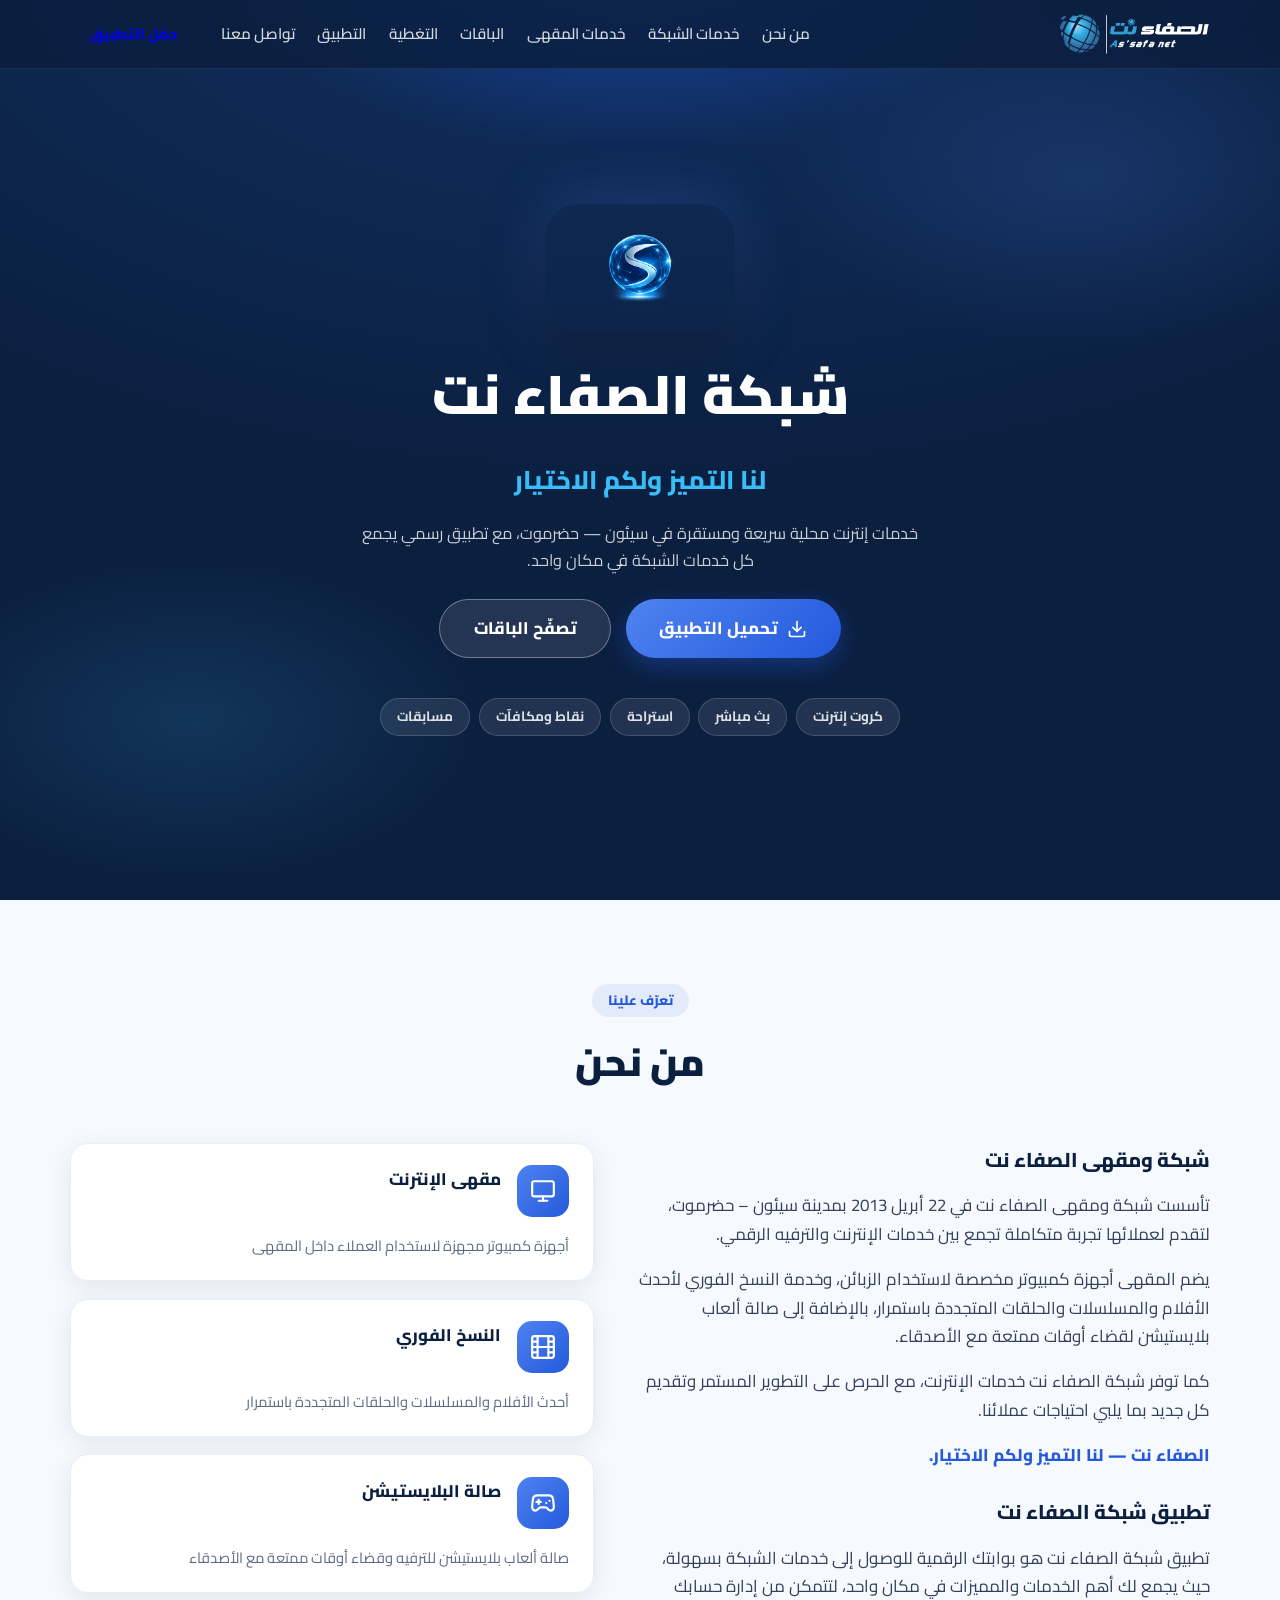
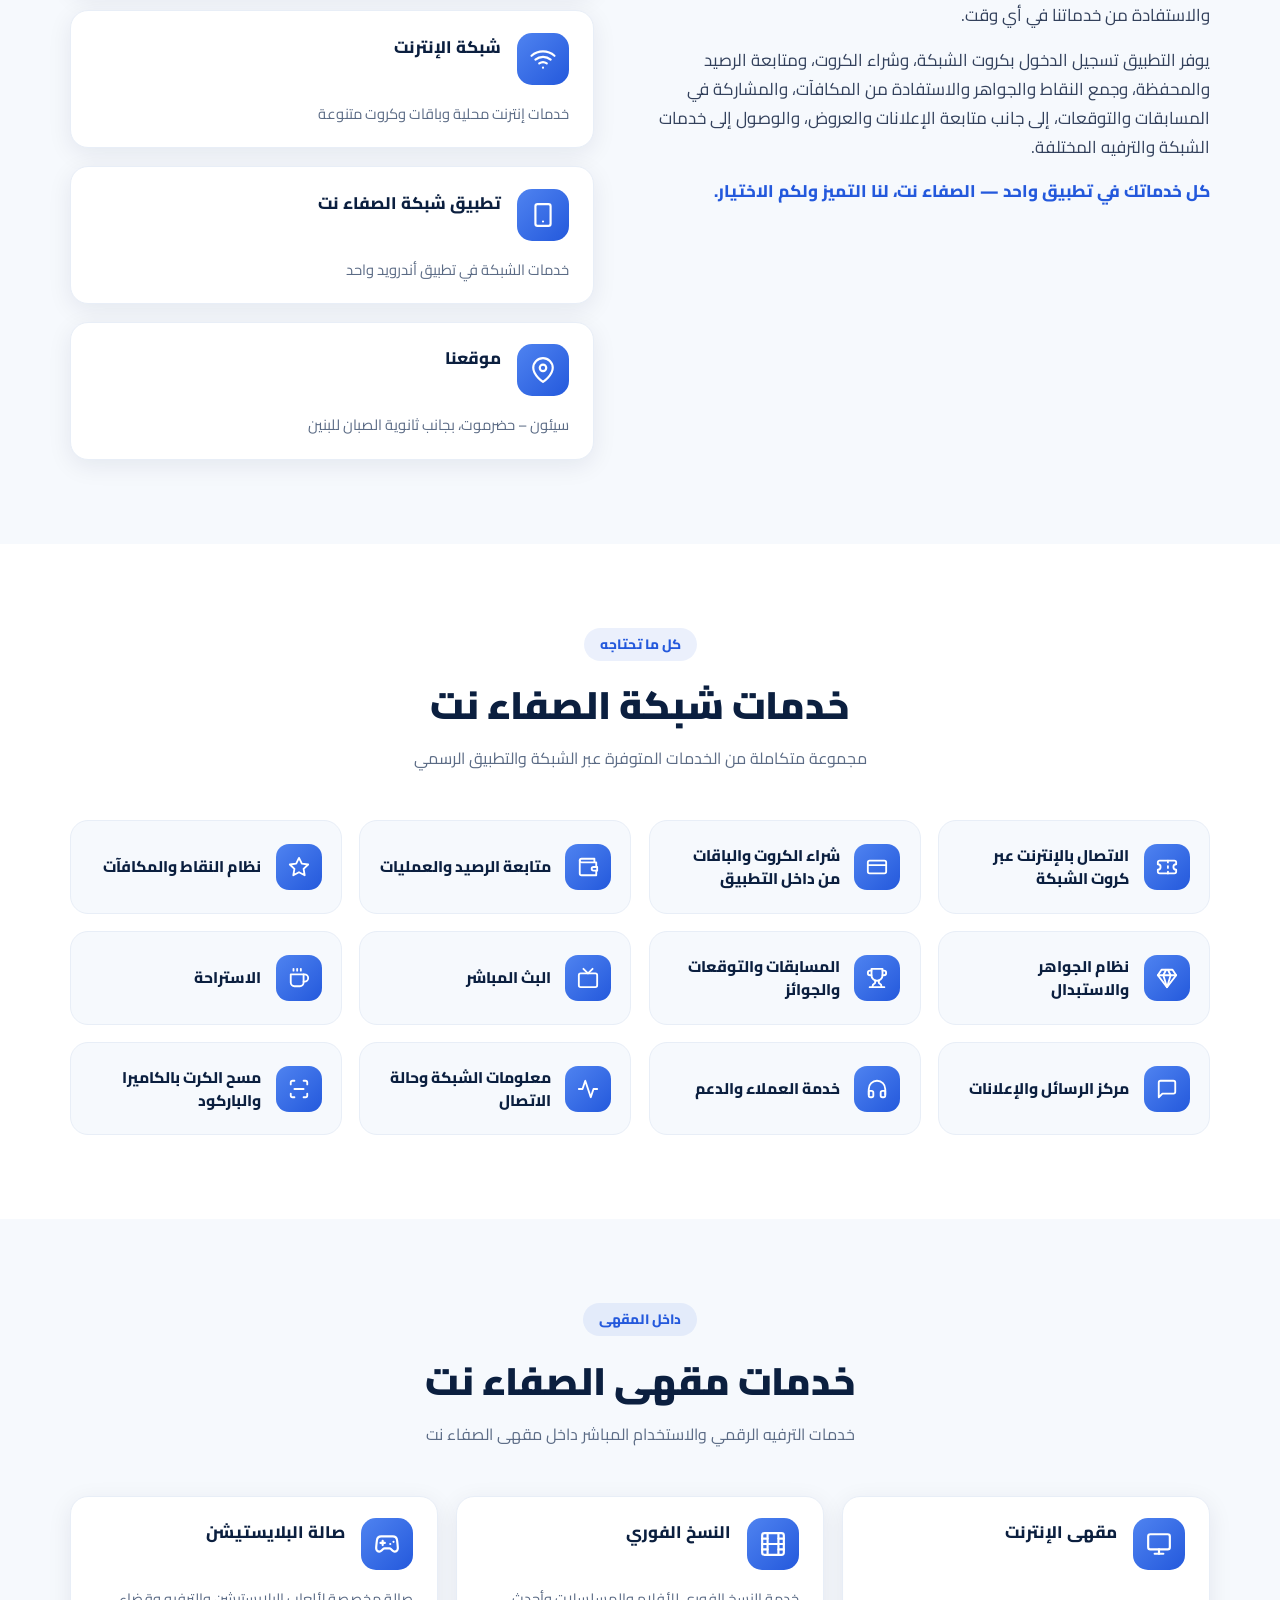
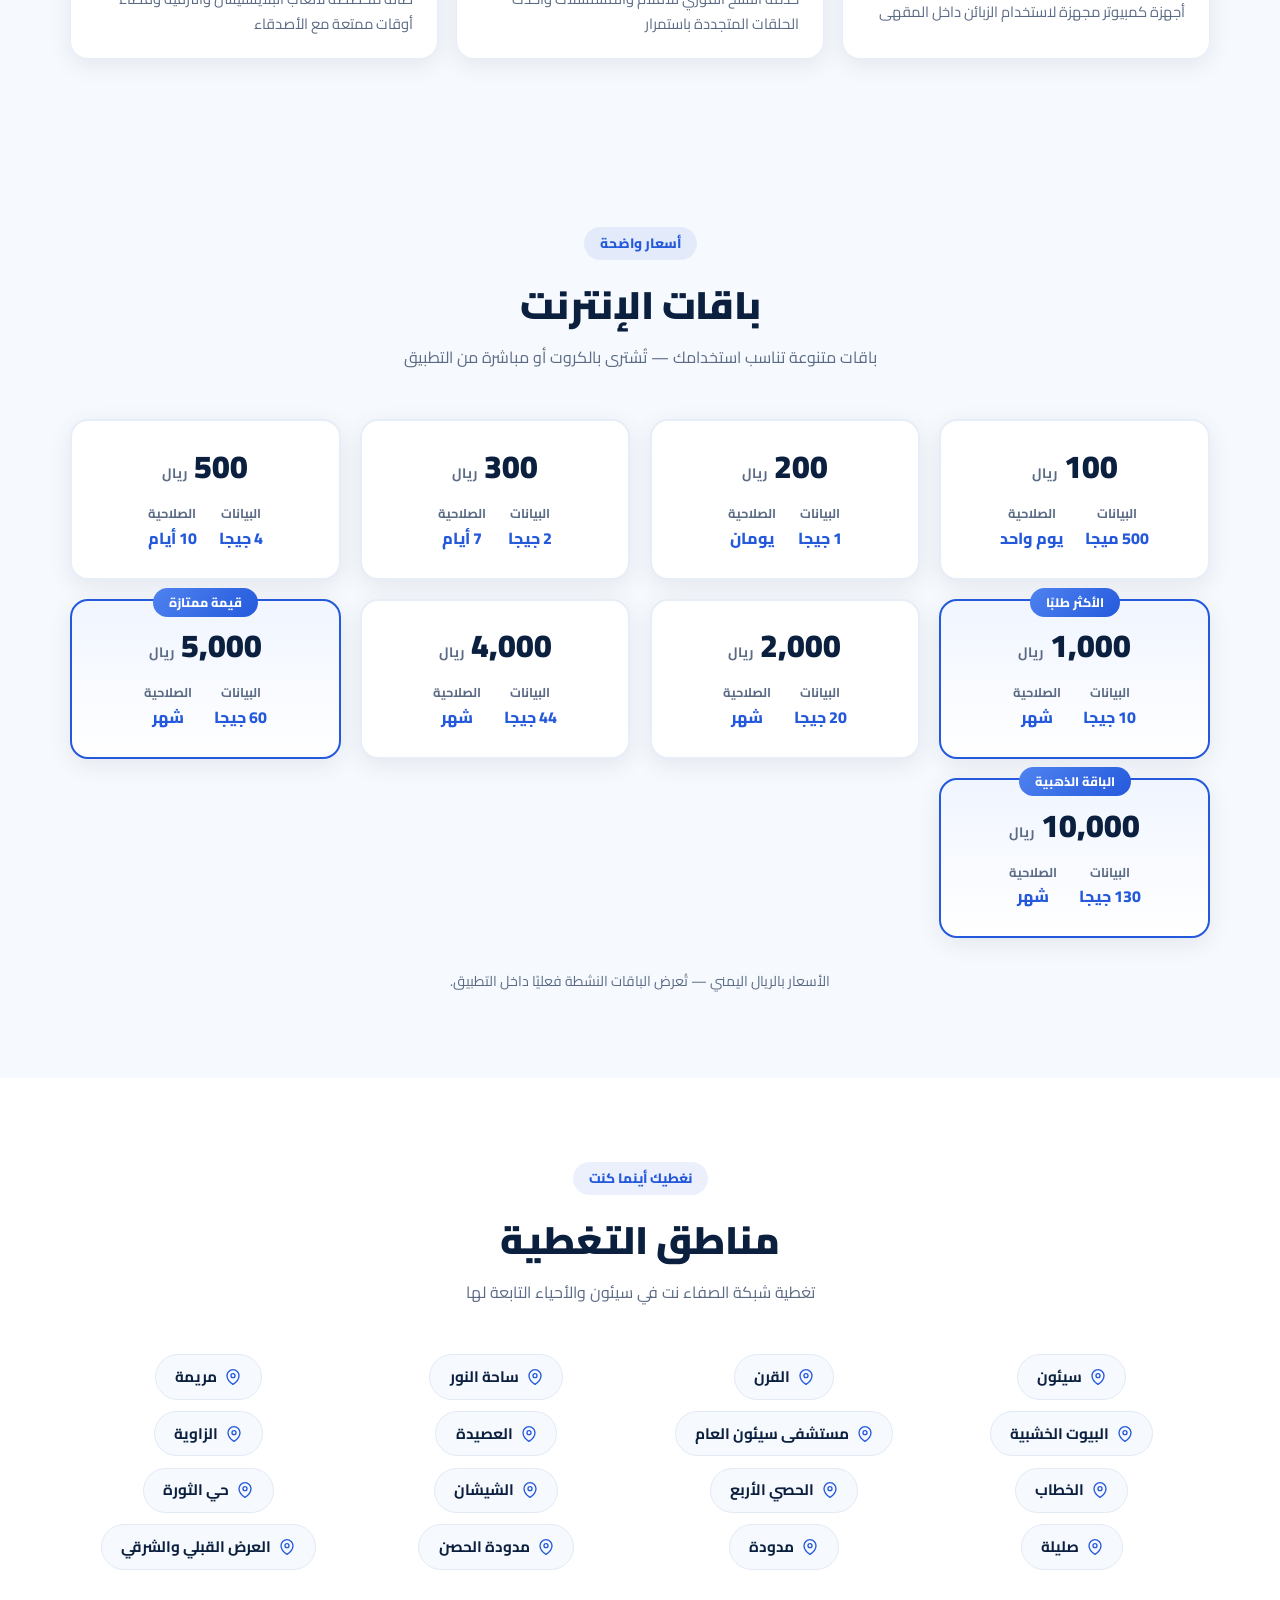
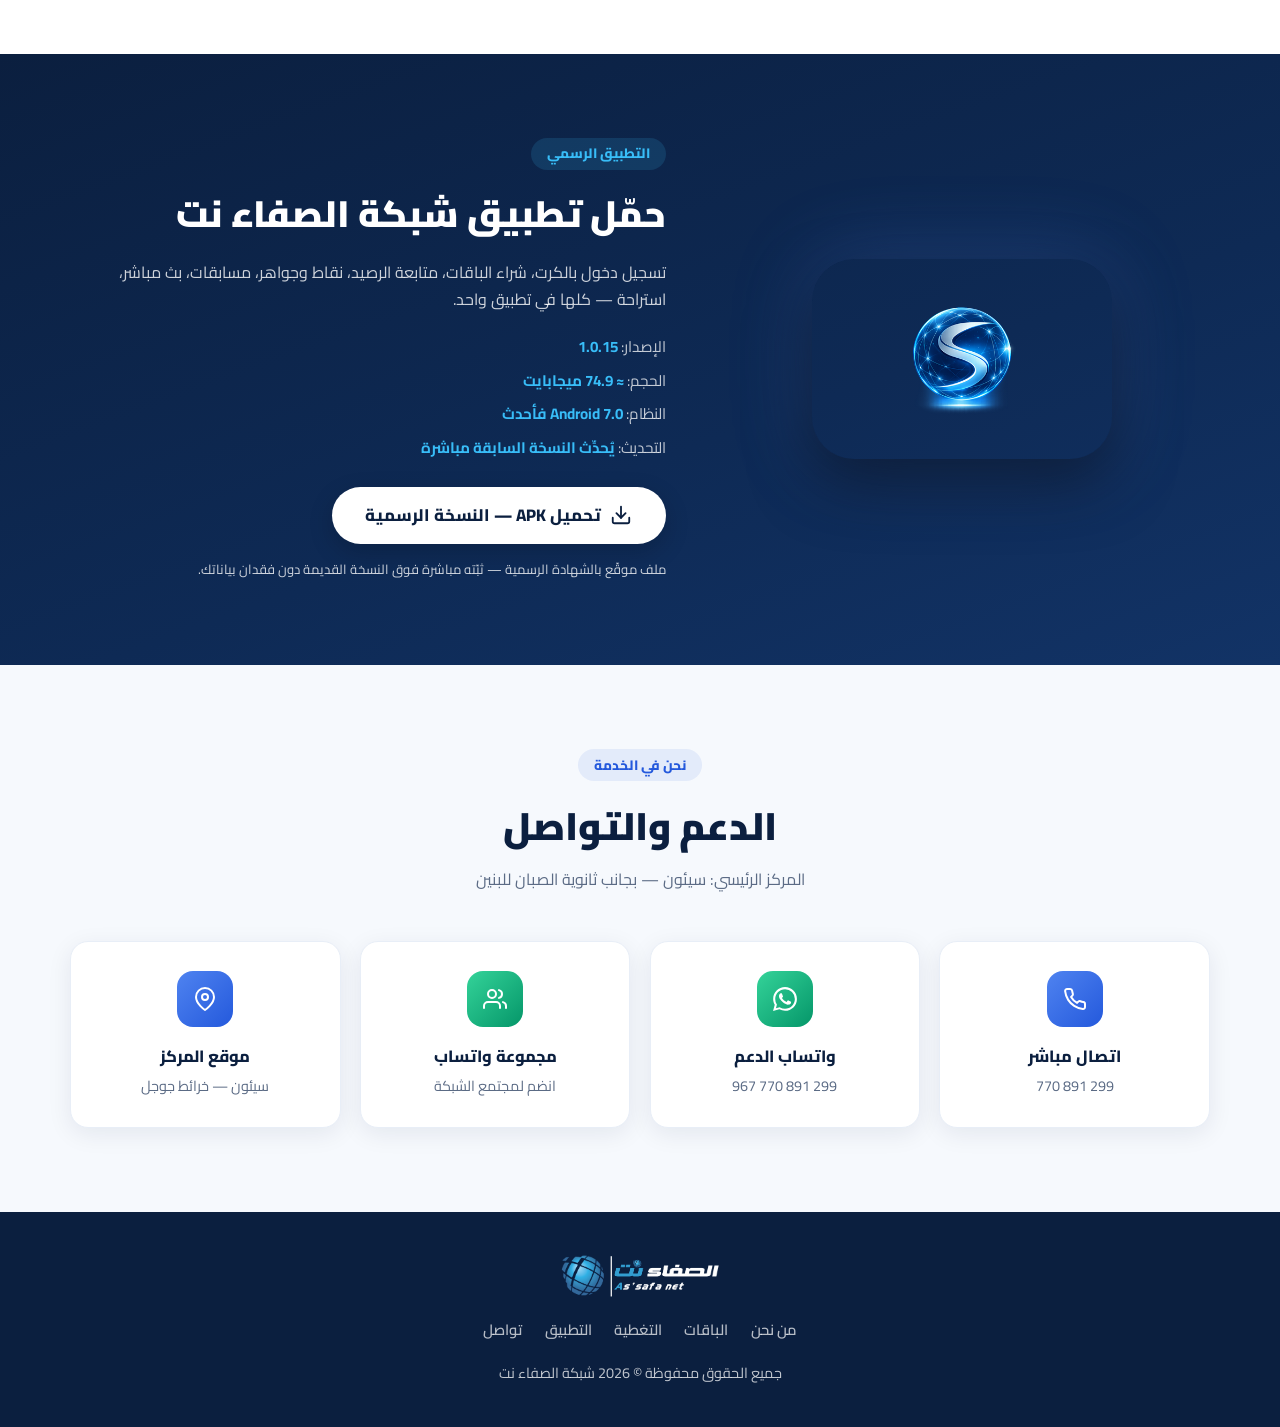
<file: index.html>
﻿<!DOCTYPE html>
<html lang="ar" dir="rtl">
<head>
  <meta charset="UTF-8" />
  <meta name="viewport" content="width=device-width, initial-scale=1.0" />
  <title>شبكة الصفاء نت | لنا التميز ولكم الاختيار</title>
  <meta name="description" content="الموقع الرسمي لشبكة الصفاء نت — سيئون، حضرموت. خدمات إنترنت محلية، باقات، تطبيق رسمي للأندرويد، نقاط ومكافآت، بث مباشر واستراحة." />
  <meta property="og:title" content="شبكة الصفاء نت | لنا التميز ولكم الاختيار" />
  <meta property="og:description" content="الموقع الرسمي لشبكة الصفاء نت — سيئون، حضرموت. حمّل التطبيق الرسمي واكتشف خدمات الشبكة." />
  <meta property="og:type" content="website" />
  <meta property="og:image" content="assets/logo.png" />
  <meta property="og:locale" content="ar_YE" />
  <link rel="icon" type="image/png" href="assets/logo.png" />
  <link rel="preconnect" href="https://fonts.googleapis.com" />
  <link rel="preconnect" href="https://fonts.gstatic.com" crossorigin />
  <link href="https://fonts.googleapis.com/css2?family=Cairo:wght@400;600;700;800;900&display=swap" rel="stylesheet" />
  <link rel="stylesheet" href="styles.css" />
</head>
<body>

  <!-- ═══ شريط التنقل ═══ -->
  <header class="nav" id="nav">
    <div class="container nav-inner">
      <a href="#hero" class="nav-brand">
        <img src="assets/logo-white.png" alt="شعار شبكة الصفاء نت" />
      </a>
      <nav class="nav-links" id="navLinks">
        <a href="#about">من نحن</a>
        <a href="#services">خدمات الشبكة</a>
        <a href="#cafe">خدمات المقهى</a>
        <a href="#packages">الباقات</a>
        <a href="#coverage">التغطية</a>
        <a href="#app">التطبيق</a>
        <a href="#contact">تواصل معنا</a>
      </nav>
      <a href="#app" class="btn btn-sm nav-cta">حمّل التطبيق</a>
      <button class="nav-burger" id="burger" aria-label="القائمة"><span></span><span></span><span></span></button>
    </div>
  </header>

  <!-- ═══ الرئيسية ═══ -->
  <section class="hero" id="hero">
    <div class="hero-glow"></div>
    <div class="container hero-inner">
      <img src="assets/logo.png" alt="شبكة الصفاء نت" class="hero-logo reveal" />
      <h1 class="reveal">شبكة الصفاء نت</h1>
      <p class="hero-tagline reveal">لنا التميز ولكم الاختيار</p>
      <p class="hero-sub reveal">خدمات إنترنت محلية سريعة ومستقرة في سيئون — حضرموت، مع تطبيق رسمي يجمع كل خدمات الشبكة في مكان واحد.</p>
      <div class="hero-actions reveal">
        <a href="#app" class="btn btn-primary btn-lg">
          <svg viewBox="0 0 24 24" width="20" height="20" fill="none" stroke="currentColor" stroke-width="2" stroke-linecap="round" stroke-linejoin="round"><path d="M21 15v4a2 2 0 0 1-2 2H5a2 2 0 0 1-2-2v-4"/><polyline points="7 10 12 15 17 10"/><line x1="12" y1="15" x2="12" y2="3"/></svg>
          تحميل التطبيق
        </a>
        <a href="#packages" class="btn btn-ghost btn-lg">تصفّح الباقات</a>
      </div>
      <div class="hero-chips reveal">
        <span class="chip">كروت إنترنت</span>
        <span class="chip">بث مباشر</span>
        <span class="chip">استراحة</span>
        <span class="chip">نقاط ومكافآت</span>
        <span class="chip">مسابقات</span>
      </div>
    </div>
  </section>

  <!-- ═══ من نحن ═══ -->
  <section class="section" id="about">
    <div class="container">
      <div class="section-head reveal">
        <span class="section-kicker">تعرّف علينا</span>
        <h2>من نحن</h2>
      </div>
      <div class="about-grid">
        <div class="about-text reveal">
          <h3>شبكة ومقهى الصفاء نت</h3>
          <p>تأسست شبكة ومقهى الصفاء نت في 22 أبريل 2013 بمدينة سيئون – حضرموت، لتقدم لعملائها تجربة متكاملة تجمع بين خدمات الإنترنت والترفيه الرقمي.</p>
          <p>يضم المقهى أجهزة كمبيوتر مخصصة لاستخدام الزبائن، وخدمة النسخ الفوري لأحدث الأفلام والمسلسلات والحلقات المتجددة باستمرار، بالإضافة إلى صالة ألعاب بلايستيشن لقضاء أوقات ممتعة مع الأصدقاء.</p>
          <p>كما توفر شبكة الصفاء نت خدمات الإنترنت، مع الحرص على التطوير المستمر وتقديم كل جديد بما يلبي احتياجات عملائنا.</p>
          <p class="about-motto">الصفاء نت — لنا التميز ولكم الاختيار.</p>
          <h3>تطبيق شبكة الصفاء نت</h3>
          <p>تطبيق شبكة الصفاء نت هو بوابتك الرقمية للوصول إلى خدمات الشبكة بسهولة، حيث يجمع لك أهم الخدمات والمميزات في مكان واحد، لتتمكن من إدارة حسابك والاستفادة من خدماتنا في أي وقت.</p>
          <p>يوفر التطبيق تسجيل الدخول بكروت الشبكة، وشراء الكروت، ومتابعة الرصيد والمحفظة، وجمع النقاط والجواهر والاستفادة من المكافآت، والمشاركة في المسابقات والتوقعات، إلى جانب متابعة الإعلانات والعروض، والوصول إلى خدمات الشبكة والترفيه المختلفة.</p>
          <p class="about-motto">كل خدماتك في تطبيق واحد — الصفاء نت، لنا التميز ولكم الاختيار.</p>
        </div>
        <div class="about-cards">
          <div class="about-card reveal">
            <div class="about-icon"><svg viewBox="0 0 24 24" width="26" height="26" fill="none" stroke="currentColor" stroke-width="2" stroke-linecap="round" stroke-linejoin="round"><rect x="2" y="3" width="20" height="14" rx="2"/><line x1="8" y1="21" x2="16" y2="21"/><line x1="12" y1="17" x2="12" y2="21"/></svg></div>
            <h3>مقهى الإنترنت</h3>
            <p>أجهزة كمبيوتر مجهزة لاستخدام العملاء داخل المقهى</p>
          </div>
          <div class="about-card reveal">
            <div class="about-icon"><svg viewBox="0 0 24 24" width="26" height="26" fill="none" stroke="currentColor" stroke-width="2" stroke-linecap="round" stroke-linejoin="round"><rect x="2" y="2" width="20" height="20" rx="2.18"/><line x1="7" y1="2" x2="7" y2="22"/><line x1="17" y1="2" x2="17" y2="22"/><line x1="2" y1="12" x2="22" y2="12"/><line x1="2" y1="7" x2="7" y2="7"/><line x1="2" y1="17" x2="7" y2="17"/><line x1="17" y1="17" x2="22" y2="17"/><line x1="17" y1="7" x2="22" y2="7"/></svg></div>
            <h3>النسخ الفوري</h3>
            <p>أحدث الأفلام والمسلسلات والحلقات المتجددة باستمرار</p>
          </div>
          <div class="about-card reveal">
            <div class="about-icon"><svg viewBox="0 0 24 24" width="26" height="26" fill="none" stroke="currentColor" stroke-width="2" stroke-linecap="round" stroke-linejoin="round"><line x1="6" y1="11" x2="10" y2="11"/><line x1="8" y1="9" x2="8" y2="13"/><line x1="15" y1="12" x2="15.01" y2="12"/><line x1="18" y1="10" x2="18.01" y2="10"/><path d="M17.32 5H6.68a4 4 0 0 0-3.978 3.59c-.006.052-.01.101-.017.152C2.604 9.416 2 14.456 2 16a3 3 0 0 0 3 3c1 0 1.5-.5 2-1l1.414-1.414A2 2 0 0 1 9.828 16h4.344a2 2 0 0 1 1.414.586L17 18c.5.5 1 1 2 1a3 3 0 0 0 3-3c0-1.545-.604-6.584-.685-7.258-.007-.05-.011-.1-.017-.151A4 4 0 0 0 17.32 5z"/></svg></div>
            <h3>صالة البلايستيشن</h3>
            <p>صالة ألعاب بلايستيشن للترفيه وقضاء أوقات ممتعة مع الأصدقاء</p>
          </div>
          <div class="about-card reveal">
            <div class="about-icon"><svg viewBox="0 0 24 24" width="26" height="26" fill="none" stroke="currentColor" stroke-width="2" stroke-linecap="round" stroke-linejoin="round"><path d="M5 12.55a11 11 0 0 1 14.08 0"/><path d="M1.42 9a16 16 0 0 1 21.16 0"/><path d="M8.53 16.11a6 6 0 0 1 6.95 0"/><line x1="12" y1="20" x2="12.01" y2="20"/></svg></div>
            <h3>شبكة الإنترنت</h3>
            <p>خدمات إنترنت محلية وباقات وكروت متنوعة</p>
          </div>
          <div class="about-card reveal">
            <div class="about-icon"><svg viewBox="0 0 24 24" width="26" height="26" fill="none" stroke="currentColor" stroke-width="2" stroke-linecap="round" stroke-linejoin="round"><rect x="5" y="2" width="14" height="20" rx="2" ry="2"/><line x1="12" y1="18" x2="12.01" y2="18"/></svg></div>
            <h3>تطبيق شبكة الصفاء نت</h3>
            <p>خدمات الشبكة في تطبيق أندرويد واحد</p>
          </div>
          <div class="about-card reveal">
            <div class="about-icon"><svg viewBox="0 0 24 24" width="26" height="26" fill="none" stroke="currentColor" stroke-width="2" stroke-linecap="round" stroke-linejoin="round"><path d="M21 10c0 7-9 13-9 13s-9-6-9-13a9 9 0 0 1 18 0z"/><circle cx="12" cy="10" r="3"/></svg></div>
            <h3>موقعنا</h3>
            <p>سيئون – حضرموت، بجانب ثانوية الصبان للبنين</p>
          </div>
        </div>
      </div>
    </div>
  </section>

  <!-- ═══ خدمات شبكة الصفاء نت ═══ -->
  <section class="section section-alt" id="services">
    <div class="container">
      <div class="section-head reveal">
        <span class="section-kicker">كل ما تحتاجه</span>
        <h2>خدمات شبكة الصفاء نت</h2>
        <p>مجموعة متكاملة من الخدمات المتوفرة عبر الشبكة والتطبيق الرسمي</p>
      </div>
      <div class="services-grid" id="servicesGrid"></div>
    </div>
  </section>

  <!-- ═══ خدمات مقهى الصفاء نت ═══ -->
  <section class="section" id="cafe">
    <div class="container">
      <div class="section-head reveal">
        <span class="section-kicker">داخل المقهى</span>
        <h2>خدمات مقهى الصفاء نت</h2>
        <p>خدمات الترفيه الرقمي والاستخدام المباشر داخل مقهى الصفاء نت</p>
      </div>
      <div class="cafe-grid">
        <div class="about-card reveal">
          <div class="about-icon"><svg viewBox="0 0 24 24" width="26" height="26" fill="none" stroke="currentColor" stroke-width="2" stroke-linecap="round" stroke-linejoin="round"><rect x="2" y="3" width="20" height="14" rx="2"/><line x1="8" y1="21" x2="16" y2="21"/><line x1="12" y1="17" x2="12" y2="21"/></svg></div>
          <h3>مقهى الإنترنت</h3>
          <p>أجهزة كمبيوتر مجهزة لاستخدام الزبائن داخل المقهى</p>
        </div>
        <div class="about-card reveal">
          <div class="about-icon"><svg viewBox="0 0 24 24" width="26" height="26" fill="none" stroke="currentColor" stroke-width="2" stroke-linecap="round" stroke-linejoin="round"><rect x="2" y="2" width="20" height="20" rx="2.18"/><line x1="7" y1="2" x2="7" y2="22"/><line x1="17" y1="2" x2="17" y2="22"/><line x1="2" y1="12" x2="22" y2="12"/><line x1="2" y1="7" x2="7" y2="7"/><line x1="2" y1="17" x2="7" y2="17"/><line x1="17" y1="17" x2="22" y2="17"/><line x1="17" y1="7" x2="22" y2="7"/></svg></div>
          <h3>النسخ الفوري</h3>
          <p>خدمة النسخ الفوري للأفلام والمسلسلات وأحدث الحلقات المتجددة باستمرار</p>
        </div>
        <div class="about-card reveal">
          <div class="about-icon"><svg viewBox="0 0 24 24" width="26" height="26" fill="none" stroke="currentColor" stroke-width="2" stroke-linecap="round" stroke-linejoin="round"><line x1="6" y1="11" x2="10" y2="11"/><line x1="8" y1="9" x2="8" y2="13"/><line x1="15" y1="12" x2="15.01" y2="12"/><line x1="18" y1="10" x2="18.01" y2="10"/><path d="M17.32 5H6.68a4 4 0 0 0-3.978 3.59c-.006.052-.01.101-.017.152C2.604 9.416 2 14.456 2 16a3 3 0 0 0 3 3c1 0 1.5-.5 2-1l1.414-1.414A2 2 0 0 1 9.828 16h4.344a2 2 0 0 1 1.414.586L17 18c.5.5 1 1 2 1a3 3 0 0 0 3-3c0-1.545-.604-6.584-.685-7.258-.007-.05-.011-.1-.017-.151A4 4 0 0 0 17.32 5z"/></svg></div>
          <h3>صالة البلايستيشن</h3>
          <p>صالة مخصصة لألعاب البلايستيشن والترفيه وقضاء أوقات ممتعة مع الأصدقاء</p>
        </div>
      </div>
    </div>
  </section>

  <!-- ═══ الباقات ═══ -->
  <section class="section" id="packages">
    <div class="container">
      <div class="section-head reveal">
        <span class="section-kicker">أسعار واضحة</span>
        <h2>باقات الإنترنت</h2>
        <p>باقات متنوعة تناسب استخدامك — تُشترى بالكروت أو مباشرة من التطبيق</p>
      </div>
      <div class="packages-grid" id="packagesGrid"></div>
      <p class="section-note reveal">الأسعار بالريال اليمني — تُعرض الباقات النشطة فعليًا داخل التطبيق.</p>
    </div>
  </section>

  <!-- ═══ التغطية ═══ -->
  <section class="section section-alt" id="coverage">
    <div class="container">
      <div class="section-head reveal">
        <span class="section-kicker">نغطيك أينما كنت</span>
        <h2>مناطق التغطية</h2>
        <p>تغطية شبكة الصفاء نت في سيئون والأحياء التابعة لها</p>
      </div>
      <div class="coverage-list" id="coverageList"></div>
    </div>
  </section>

  <!-- ═══ التطبيق ═══ -->
  <section class="section section-app" id="app">
    <div class="container app-inner">
      <div class="app-visual reveal">
        <img src="assets/logo.png" alt="تطبيق شبكة الصفاء نت" class="app-logo" />
      </div>
      <div class="app-text reveal">
        <span class="section-kicker light">التطبيق الرسمي</span>
        <h2>حمّل تطبيق شبكة الصفاء نت</h2>
        <p>تسجيل دخول بالكرت، شراء الباقات، متابعة الرصيد، نقاط وجواهر، مسابقات، بث مباشر، استراحة — كلها في تطبيق واحد.</p>
        <ul class="app-specs">
          <li>الإصدار: <b>1.0.15</b></li>
          <li>الحجم: <b>≈ 74.9 ميجابايت</b></li>
          <li>النظام: <b>Android 7.0 فأحدث</b></li>
          <li>التحديث: <b>يُحدِّث النسخة السابقة مباشرة</b></li>
        </ul>
        <a class="btn btn-light btn-lg" id="downloadBtn" href="https://github.com/hmma11112222-debug/alsafanet-website/releases/download/v1.0.15/ALSAFA-Customer-release.apk">
          <svg viewBox="0 0 24 24" width="22" height="22" fill="none" stroke="currentColor" stroke-width="2" stroke-linecap="round" stroke-linejoin="round"><path d="M21 15v4a2 2 0 0 1-2 2H5a2 2 0 0 1-2-2v-4"/><polyline points="7 10 12 15 17 10"/><line x1="12" y1="15" x2="12" y2="3"/></svg>
          تحميل APK — النسخة الرسمية
        </a>
        <p class="app-note">ملف موقّع بالشهادة الرسمية — ثبّته مباشرة فوق النسخة القديمة دون فقدان بياناتك.</p>
      </div>
    </div>
  </section>

  <!-- ═══ التواصل ═══ -->
  <section class="section" id="contact">
    <div class="container">
      <div class="section-head reveal">
        <span class="section-kicker">نحن في الخدمة</span>
        <h2>الدعم والتواصل</h2>
        <p>المركز الرئيسي: سيئون — بجانب ثانوية الصبان للبنين</p>
      </div>
      <div class="contact-grid">
        <a class="contact-card reveal" href="tel:+967770891299">
          <div class="contact-icon"><svg viewBox="0 0 24 24" width="24" height="24" fill="none" stroke="currentColor" stroke-width="2" stroke-linecap="round" stroke-linejoin="round"><path d="M22 16.92v3a2 2 0 0 1-2.18 2 19.79 19.79 0 0 1-8.63-3.07 19.5 19.5 0 0 1-6-6 19.79 19.79 0 0 1-3.07-8.67A2 2 0 0 1 4.11 2h3a2 2 0 0 1 2 1.72c.13.96.36 1.9.7 2.81a2 2 0 0 1-.45 2.11L8.09 9.91a16 16 0 0 0 6 6l1.27-1.27a2 2 0 0 1 2.11-.45c.91.34 1.85.57 2.81.7A2 2 0 0 1 22 16.92z"/></svg></div>
          <h3>اتصال مباشر</h3>
          <p dir="ltr">770 891 299</p>
        </a>
        <a class="contact-card reveal" href="https://wa.me/967770891299" target="_blank" rel="noopener">
          <div class="contact-icon wa"><svg viewBox="0 0 24 24" width="24" height="24" fill="currentColor"><path d="M17.47 14.38c-.3-.15-1.76-.87-2.03-.97-.27-.1-.47-.15-.67.15-.2.3-.77.97-.94 1.17-.17.2-.35.22-.65.07a8.2 8.2 0 0 1-2.4-1.48 9 9 0 0 1-1.66-2.07c-.17-.3 0-.46.13-.61.14-.13.3-.35.45-.52.15-.17.2-.3.3-.5.1-.2.05-.37-.02-.52-.08-.15-.67-1.62-.92-2.22-.24-.58-.49-.5-.67-.51h-.57c-.2 0-.52.07-.8.37-.27.3-1.04 1.02-1.04 2.5 0 1.47 1.07 2.9 1.22 3.1.15.2 2.11 3.22 5.1 4.51.71.31 1.27.5 1.7.64.72.23 1.37.2 1.88.12.58-.09 1.76-.72 2.01-1.42.25-.7.25-1.29.17-1.42-.07-.12-.27-.2-.57-.35M12.05 21.79h-.01a9.8 9.8 0 0 1-5-1.37l-.36-.21-3.72.97.99-3.62-.23-.37a9.77 9.77 0 0 1-1.5-5.22c0-5.4 4.4-9.8 9.82-9.8a9.76 9.76 0 0 1 9.8 9.8c0 5.42-4.4 9.82-9.79 9.82m8.36-18.18A11.75 11.75 0 0 0 12.05 0C5.5 0 .16 5.33.16 11.9c0 2.1.55 4.15 1.6 5.96L.05 24l6.3-1.65a11.9 11.9 0 0 0 5.68 1.44h.01c6.55 0 11.89-5.33 11.89-11.9 0-3.18-1.24-6.16-3.52-8.4"/></svg></div>
          <h3>واتساب الدعم</h3>
          <p dir="ltr">967 770 891 299</p>
        </a>
        <a class="contact-card reveal" href="https://chat.whatsapp.com/CvXQGRL7BnZ5Y1JhDmtkYR" target="_blank" rel="noopener">
          <div class="contact-icon wa"><svg viewBox="0 0 24 24" width="24" height="24" fill="none" stroke="currentColor" stroke-width="2" stroke-linecap="round" stroke-linejoin="round"><path d="M17 21v-2a4 4 0 0 0-4-4H5a4 4 0 0 0-4 4v2"/><circle cx="9" cy="7" r="4"/><path d="M23 21v-2a4 4 0 0 0-3-3.87"/><path d="M16 3.13a4 4 0 0 1 0 7.75"/></svg></div>
          <h3>مجموعة واتساب</h3>
          <p>انضم لمجتمع الشبكة</p>
        </a>
        <a class="contact-card reveal" href="https://maps.app.goo.gl/K5JbfJUm2mxss8Pg7" target="_blank" rel="noopener">
          <div class="contact-icon"><svg viewBox="0 0 24 24" width="24" height="24" fill="none" stroke="currentColor" stroke-width="2" stroke-linecap="round" stroke-linejoin="round"><path d="M21 10c0 7-9 13-9 13s-9-6-9-13a9 9 0 0 1 18 0z"/><circle cx="12" cy="10" r="3"/></svg></div>
          <h3>موقع المركز</h3>
          <p>سيئون — خرائط جوجل</p>
        </a>
      </div>
    </div>
  </section>

  <!-- ═══ التذييل ═══ -->
  <footer class="footer">
    <div class="container footer-inner">
      <img src="assets/logo-white.png" alt="شبكة الصفاء نت" class="footer-logo" />
      <nav class="footer-links">
        <a href="#about">من نحن</a>
        <a href="#packages">الباقات</a>
        <a href="#coverage">التغطية</a>
        <a href="#app">التطبيق</a>
        <a href="#contact">تواصل</a>
      </nav>
      <p class="footer-rights">جميع الحقوق محفوظة © 2026 شبكة الصفاء نت</p>
    </div>
  </footer>

  <script src="script.js"></script>
</body>
</html>
</file>
<file: styles.css>
/* ═══ شبكة الصفاء نت — الموقع الرسمي ═══ */
:root {
  --navy: #0b1f3f;
  --navy-2: #0e2a55;
  --blue: #2459dc;
  --blue-light: #4f83f0;
  --cyan: #38bdf8;
  --white: #ffffff;
  --bg: #f6f9fd;
  --ink: #12213f;
  --muted: #5b6b85;
  --card: #ffffff;
  --radius: 18px;
  --shadow: 0 6px 24px rgba(11, 31, 63, .08);
  --shadow-lg: 0 14px 40px rgba(11, 31, 63, .14);
}

* { margin: 0; padding: 0; box-sizing: border-box; }

html { scroll-behavior: smooth; }

body {
  font-family: 'Cairo', system-ui, sans-serif;
  background: var(--bg);
  color: var(--ink);
  line-height: 1.7;
  overflow-x: hidden;
}

.container { width: min(1140px, 92%); margin-inline: auto; }

/* ─── أزرار ─── */
.btn {
  display: inline-flex; align-items: center; justify-content: center; gap: .55rem;
  font-family: inherit; font-weight: 800; text-decoration: none; cursor: pointer;
  border-radius: 999px; border: 0; transition: transform .2s, box-shadow .2s, background .2s;
}
.btn-lg { padding: .9rem 2.1rem; font-size: 1.05rem; }
.btn-sm { padding: .5rem 1.25rem; font-size: .9rem; }
.btn-primary { background: linear-gradient(135deg, var(--blue-light), var(--blue)); color: #fff; box-shadow: 0 8px 24px rgba(36,89,220,.4); }
.btn-primary:hover { transform: translateY(-2px); box-shadow: 0 12px 32px rgba(36,89,220,.5); }
.btn-ghost { background: rgba(255,255,255,.1); color: #fff; border: 1.5px solid rgba(255,255,255,.35); }
.btn-ghost:hover { background: rgba(255,255,255,.2); }
.btn-light { background: #fff; color: var(--navy); box-shadow: 0 8px 24px rgba(0,0,0,.18); }
.btn-light:hover { transform: translateY(-2px); }

/* ─── شريط التنقل ─── */
.nav {
  position: fixed; inset-inline: 0; top: 0; z-index: 100;
  background: rgba(11,31,63,.85); backdrop-filter: blur(14px);
  border-bottom: 1px solid rgba(255,255,255,.08);
}
.nav-inner { display: flex; align-items: center; gap: 1.5rem; height: 68px; }
.nav-brand img { height: 42px; display: block; }
.nav-links { display: flex; gap: 1.4rem; margin-inline-start: auto; }
.nav-links a { color: rgba(255,255,255,.82); text-decoration: none; font-weight: 600; font-size: .95rem; transition: color .2s; }
.nav-links a:hover { color: var(--cyan); }
.nav-burger { display: none; flex-direction: column; gap: 5px; background: none; border: 0; cursor: pointer; padding: 6px; }
.nav-burger span { width: 24px; height: 2.5px; background: #fff; border-radius: 2px; transition: .25s; }

/* ─── الرئيسية ─── */
.hero {
  position: relative; min-height: 100svh; display: flex; align-items: center;
  background: radial-gradient(1100px 600px at 50% -10%, #1c4db8 0%, var(--navy-2) 40%, var(--navy) 100%);
  color: #fff; text-align: center; padding: 110px 0 70px; overflow: hidden;
}
.hero-glow {
  position: absolute; inset: 0; pointer-events: none;
  background:
    radial-gradient(500px 280px at 15% 80%, rgba(56,189,248,.14), transparent 60%),
    radial-gradient(500px 280px at 85% 20%, rgba(79,131,240,.16), transparent 60%);
}
.hero-inner { position: relative; display: flex; flex-direction: column; align-items: center; gap: 1.1rem; }
.hero-logo { width: 190px; height: auto; border-radius: 34px; box-shadow: 0 18px 50px rgba(0,0,0,.45), 0 0 60px rgba(79,131,240,.35); }
.hero h1 { font-size: clamp(2.1rem, 6vw, 3.4rem); font-weight: 900; }
.hero-tagline { font-size: clamp(1.15rem, 3vw, 1.6rem); font-weight: 800; color: var(--cyan); }
.hero-sub { max-width: 560px; color: rgba(255,255,255,.78); font-size: 1.02rem; }
.hero-actions { display: flex; gap: .9rem; flex-wrap: wrap; justify-content: center; margin-top: .4rem; }
.hero-chips { display: flex; gap: .55rem; flex-wrap: wrap; justify-content: center; margin-top: 1.4rem; }
.chip {
  padding: .38rem 1rem; border-radius: 999px; font-size: .85rem; font-weight: 700;
  background: rgba(255,255,255,.09); border: 1px solid rgba(255,255,255,.16); color: rgba(255,255,255,.85);
}

/* ─── الأقسام ─── */
.section { padding: 84px 0; }
.section-alt { background: var(--white); }
.section-head { text-align: center; max-width: 640px; margin: 0 auto 3rem; }
.section-kicker {
  display: inline-block; font-size: .85rem; font-weight: 800; color: var(--blue);
  background: rgba(36,89,220,.09); padding: .3rem 1rem; border-radius: 999px; margin-bottom: .8rem;
}
.section-kicker.light { color: var(--cyan); background: rgba(56,189,248,.14); }
.section-head h2 { font-size: clamp(1.6rem, 4vw, 2.4rem); font-weight: 900; color: var(--navy); }
.section-head p { color: var(--muted); margin-top: .4rem; }
.section-note { text-align: center; color: var(--muted); font-size: .88rem; margin-top: 2rem; }

/* ─── من نحن ─── */
.about-grid { display: grid; grid-template-columns: 1.1fr 1fr; gap: 2.5rem; align-items: start; }
.about-text p { font-size: 1.06rem; color: #33415c; margin-bottom: 1rem; }
.about-text h3 { font-size: 1.25rem; font-weight: 800; color: var(--navy); margin: 1.6rem 0 .9rem; }
.about-text h3:first-child { margin-top: 0; }
.about-motto { font-weight: 800; color: var(--blue) !important; margin-bottom: 0 !important; }
.about-cards { display: grid; gap: 1.1rem; }
.about-card {
  background: var(--card); border-radius: var(--radius); padding: 1.35rem 1.5rem;
  box-shadow: var(--shadow); border: 1px solid #e8eef7; display: flex; gap: 1rem; align-items: flex-start;
  transition: transform .2s, box-shadow .2s; flex-wrap: wrap;
}
.about-card:hover { transform: translateY(-3px); box-shadow: var(--shadow-lg); }
.about-icon {
  flex-shrink: 0; width: 52px; height: 52px; border-radius: 15px; display: grid; place-items: center;
  background: linear-gradient(135deg, var(--blue-light), var(--blue)); color: #fff;
}
.about-card h3 { font-size: 1.05rem; font-weight: 800; color: var(--navy); }
.about-card p { color: var(--muted); font-size: .92rem; flex-basis: 100%; }

/* ─── الخدمات ─── */
.services-grid { display: grid; grid-template-columns: repeat(auto-fill, minmax(230px, 1fr)); gap: 1.1rem; }
.service-card {
  background: var(--bg); border: 1px solid #e8eef7; border-radius: var(--radius);
  padding: 1.4rem 1.2rem; display: flex; align-items: center; gap: .9rem;
  transition: transform .2s, box-shadow .2s;
}
.service-card:hover { transform: translateY(-3px); box-shadow: var(--shadow-lg); }
.service-icon {
  flex-shrink: 0; width: 46px; height: 46px; border-radius: 13px; display: grid; place-items: center;
  background: linear-gradient(135deg, var(--blue-light), var(--blue)); color: #fff;
}
.service-card h3 { font-size: .97rem; font-weight: 800; color: var(--navy); line-height: 1.5; }

/* ─── خدمات المقهى ─── */
.cafe-grid { display: grid; grid-template-columns: repeat(3, 1fr); gap: 1.1rem; }

/* ─── الباقات ─── */
.packages-grid { display: grid; grid-template-columns: repeat(auto-fill, minmax(220px, 1fr)); gap: 1.2rem; }
.pkg-card {
  position: relative; background: var(--card); border: 2px solid #e8eef7; border-radius: var(--radius);
  padding: 1.6rem 1.4rem; text-align: center; box-shadow: var(--shadow);
  transition: transform .2s, box-shadow .2s;
}
.pkg-card:hover { transform: translateY(-4px); box-shadow: var(--shadow-lg); }
.pkg-card.featured { border: 2px solid var(--blue); background: linear-gradient(180deg, #f0f5ff, #fff); }
.pkg-badge {
  position: absolute; top: -13px; inset-inline: 0; margin-inline: auto; width: fit-content;
  background: linear-gradient(135deg, var(--blue-light), var(--blue)); color: #fff;
  font-size: .78rem; font-weight: 800; padding: .25rem 1rem; border-radius: 999px;
}
.pkg-price { font-size: 2rem; font-weight: 900; color: var(--navy); line-height: 1.2; }
.pkg-price small { font-size: .85rem; font-weight: 700; color: var(--muted); }
.pkg-meta { display: flex; justify-content: center; gap: 1.4rem; margin-top: 1.1rem; }
.pkg-meta div { text-align: center; }
.pkg-meta span { display: block; font-size: .8rem; color: var(--muted); font-weight: 700; }
.pkg-meta b { font-size: 1rem; color: var(--blue); font-weight: 800; }

/* ─── التغطية ─── */
.coverage-list { display: grid; grid-template-columns: repeat(auto-fill, minmax(230px, 1fr)); justify-items: center; gap: .7rem; }
.coverage-item {
  display: inline-flex; align-items: center; gap: .5rem;
  background: var(--bg); border: 1px solid #e2eaf5; border-radius: 999px;
  padding: .55rem 1.2rem; font-weight: 700; font-size: .95rem; color: var(--navy);
  transition: background .2s, transform .2s;
}
.coverage-item:hover { background: #eaf1fd; transform: translateY(-2px); }
.coverage-item svg { color: var(--blue); flex-shrink: 0; }
@media (min-width: 600px) and (max-width: 1100px) {
  .coverage-list { grid-template-columns: repeat(2, minmax(230px, 1fr)); }
}

/* ─── التطبيق ─── */
.section-app { background: linear-gradient(160deg, var(--navy) 0%, var(--navy-2) 60%, #123366 100%); color: #fff; }
.app-inner { display: grid; grid-template-columns: 1fr 1.2fr; gap: 3rem; align-items: center; }
.app-visual { display: flex; justify-content: center; }
.app-logo { width: min(300px, 70%); border-radius: 42px; box-shadow: 0 24px 60px rgba(0,0,0,.5), 0 0 80px rgba(79,131,240,.3); }
.app-text h2 { font-size: clamp(1.6rem, 4vw, 2.3rem); font-weight: 900; margin-bottom: .8rem; }
.app-text > p { color: rgba(255,255,255,.8); }
.app-specs { list-style: none; margin: 1.3rem 0 1.6rem; display: grid; gap: .5rem; }
.app-specs li { font-size: .95rem; color: rgba(255,255,255,.75); }
.app-specs b { color: var(--cyan); }
.app-note { margin-top: .9rem; font-size: .82rem; color: rgba(255,255,255,.55); }

/* ─── التواصل ─── */
.contact-grid { display: grid; grid-template-columns: repeat(auto-fit, minmax(210px, 1fr)); gap: 1.2rem; }
.contact-card {
  background: var(--card); border: 1px solid #e8eef7; border-radius: var(--radius);
  padding: 1.8rem 1.3rem; text-align: center; text-decoration: none; color: inherit;
  box-shadow: var(--shadow); transition: transform .2s, box-shadow .2s;
}
.contact-card:hover { transform: translateY(-4px); box-shadow: var(--shadow-lg); }
.contact-icon {
  width: 56px; height: 56px; margin: 0 auto 1rem; border-radius: 16px; display: grid; place-items: center;
  background: linear-gradient(135deg, var(--blue-light), var(--blue)); color: #fff;
}
.contact-icon.wa { background: linear-gradient(135deg, #34d399, #059669); }
.contact-card h3 { font-weight: 800; color: var(--navy); font-size: 1.02rem; }
.contact-card p { color: var(--muted); font-size: .9rem; margin-top: .2rem; }

/* ─── التذييل ─── */
.footer { background: var(--navy); color: rgba(255,255,255,.75); padding: 2.6rem 0; }
.footer-inner { display: flex; flex-direction: column; align-items: center; gap: 1.2rem; text-align: center; }
.footer-logo { height: 44px; }
.footer-links { display: flex; gap: 1.4rem; flex-wrap: wrap; justify-content: center; }
.footer-links a { color: rgba(255,255,255,.7); text-decoration: none; font-size: .92rem; font-weight: 600; }
.footer-links a:hover { color: var(--cyan); }
.footer-rights { font-size: .9rem; }

/* ─── حركات الظهور ─── */
.reveal { opacity: 0; transform: translateY(26px); transition: opacity .6s ease, transform .6s ease; }
.reveal.visible { opacity: 1; transform: none; }
@media (prefers-reduced-motion: reduce) {
  .reveal { opacity: 1; transform: none; transition: none; }
  html { scroll-behavior: auto; }
}

/* ─── الجوال ─── */
@media (max-width: 860px) {
  .about-grid, .app-inner { grid-template-columns: 1fr; gap: 2rem; }
  .cafe-grid { grid-template-columns: 1fr; }
  .app-visual { order: -1; }
  .app-logo { width: 200px; }
  .nav-links {
    position: fixed; top: 68px; inset-inline: 0; flex-direction: column; gap: 0;
    background: rgba(11,31,63,.98); padding: .6rem 0; display: none;
  }
  .nav-links.open { display: flex; }
  .nav-links a { padding: .85rem 6%; border-top: 1px solid rgba(255,255,255,.07); }
  .nav-cta { display: none; }
  .nav-burger { display: flex; margin-inline-start: auto; }
  .nav.open .nav-burger span:nth-child(1) { transform: translateY(7.5px) rotate(45deg); }
  .nav.open .nav-burger span:nth-child(2) { opacity: 0; }
  .nav.open .nav-burger span:nth-child(3) { transform: translateY(-7.5px) rotate(-45deg); }
  .hero-logo { width: 150px; }
  .section { padding: 64px 0; }
}
</file>
